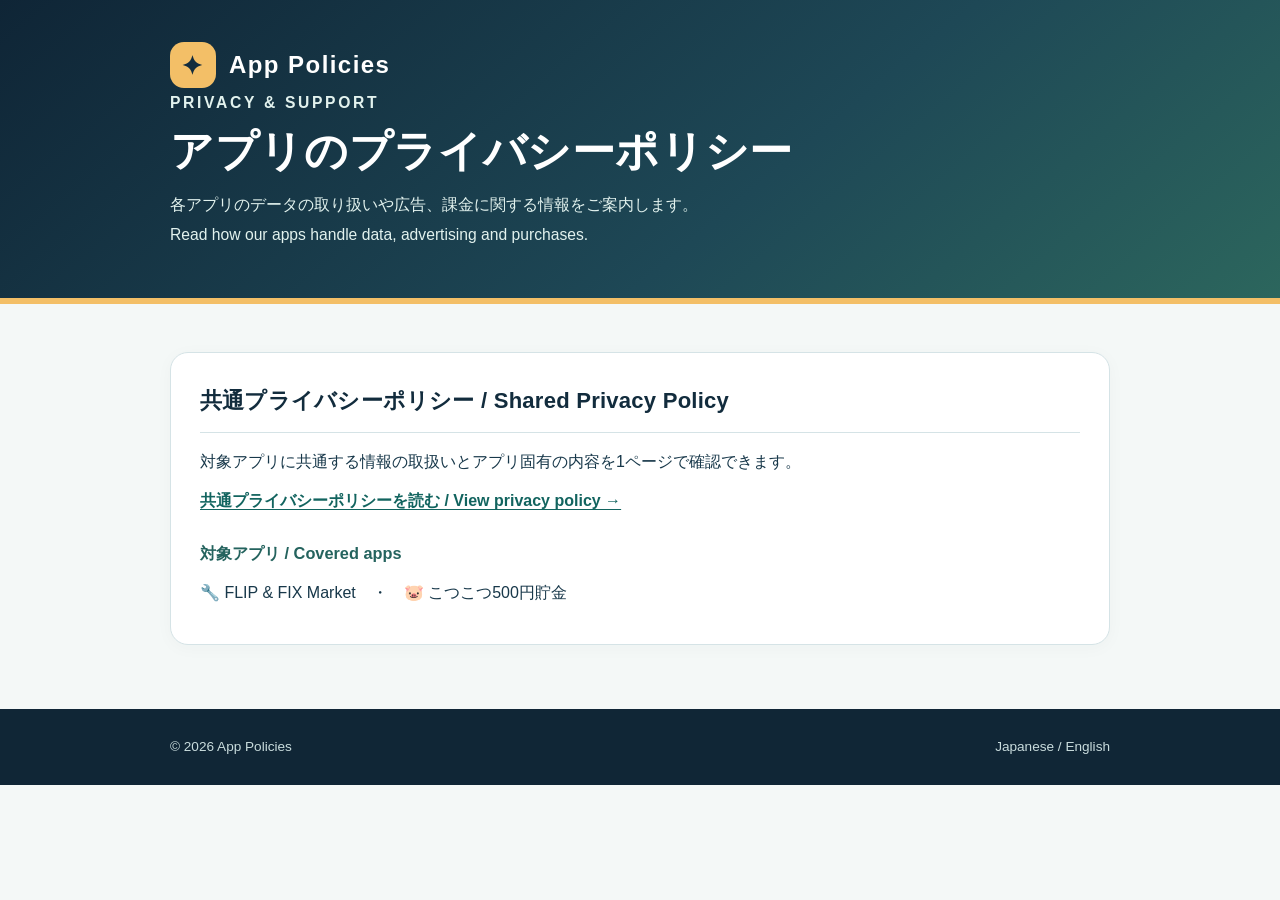
<file: index.html>
<!doctype html>
<html lang="ja">
<head>
  <meta charset="utf-8">
  <meta name="viewport" content="width=device-width, initial-scale=1">
  <meta name="theme-color" content="#153747">
  <meta name="description" content="制作アプリのプライバシーポリシー一覧 / Privacy policies for published apps.">
  <title>アプリのプライバシーポリシー / App Privacy Policies</title>
  <link rel="stylesheet" href="assets/base.css">
</head>
<body>
  <header class="hero"><div class="wrap">
    <div class="brand"><span class="mark" aria-hidden="true">✦</span>App Policies</div>
    <p class="eyebrow">Privacy &amp; support</p><h1>アプリのプライバシーポリシー</h1>
    <p>各アプリのデータの取り扱いや広告、課金に関する情報をご案内します。<br>Read how our apps handle data, advertising and purchases.</p>
  </div></header>
  <main class="wrap">

    <section class="section">
      <h2>共通プライバシーポリシー / Shared Privacy Policy</h2>
      <p>対象アプリに共通する情報の取扱いとアプリ固有の内容を1ページで確認できます。</p>
      <p><a href="privacy/"><strong>共通プライバシーポリシーを読む / View privacy policy →</strong></a></p>
      <h3>対象アプリ / Covered apps</h3>
      <p>🔧 FLIP &amp; FIX Market　・　🐷 こつこつ500円貯金</p>
    </section>
  </main>
  <footer class="footer"><div class="wrap"><p>© 2026 App Policies</p><p>Japanese / English</p></div></footer>
</body>
</html>
</file>
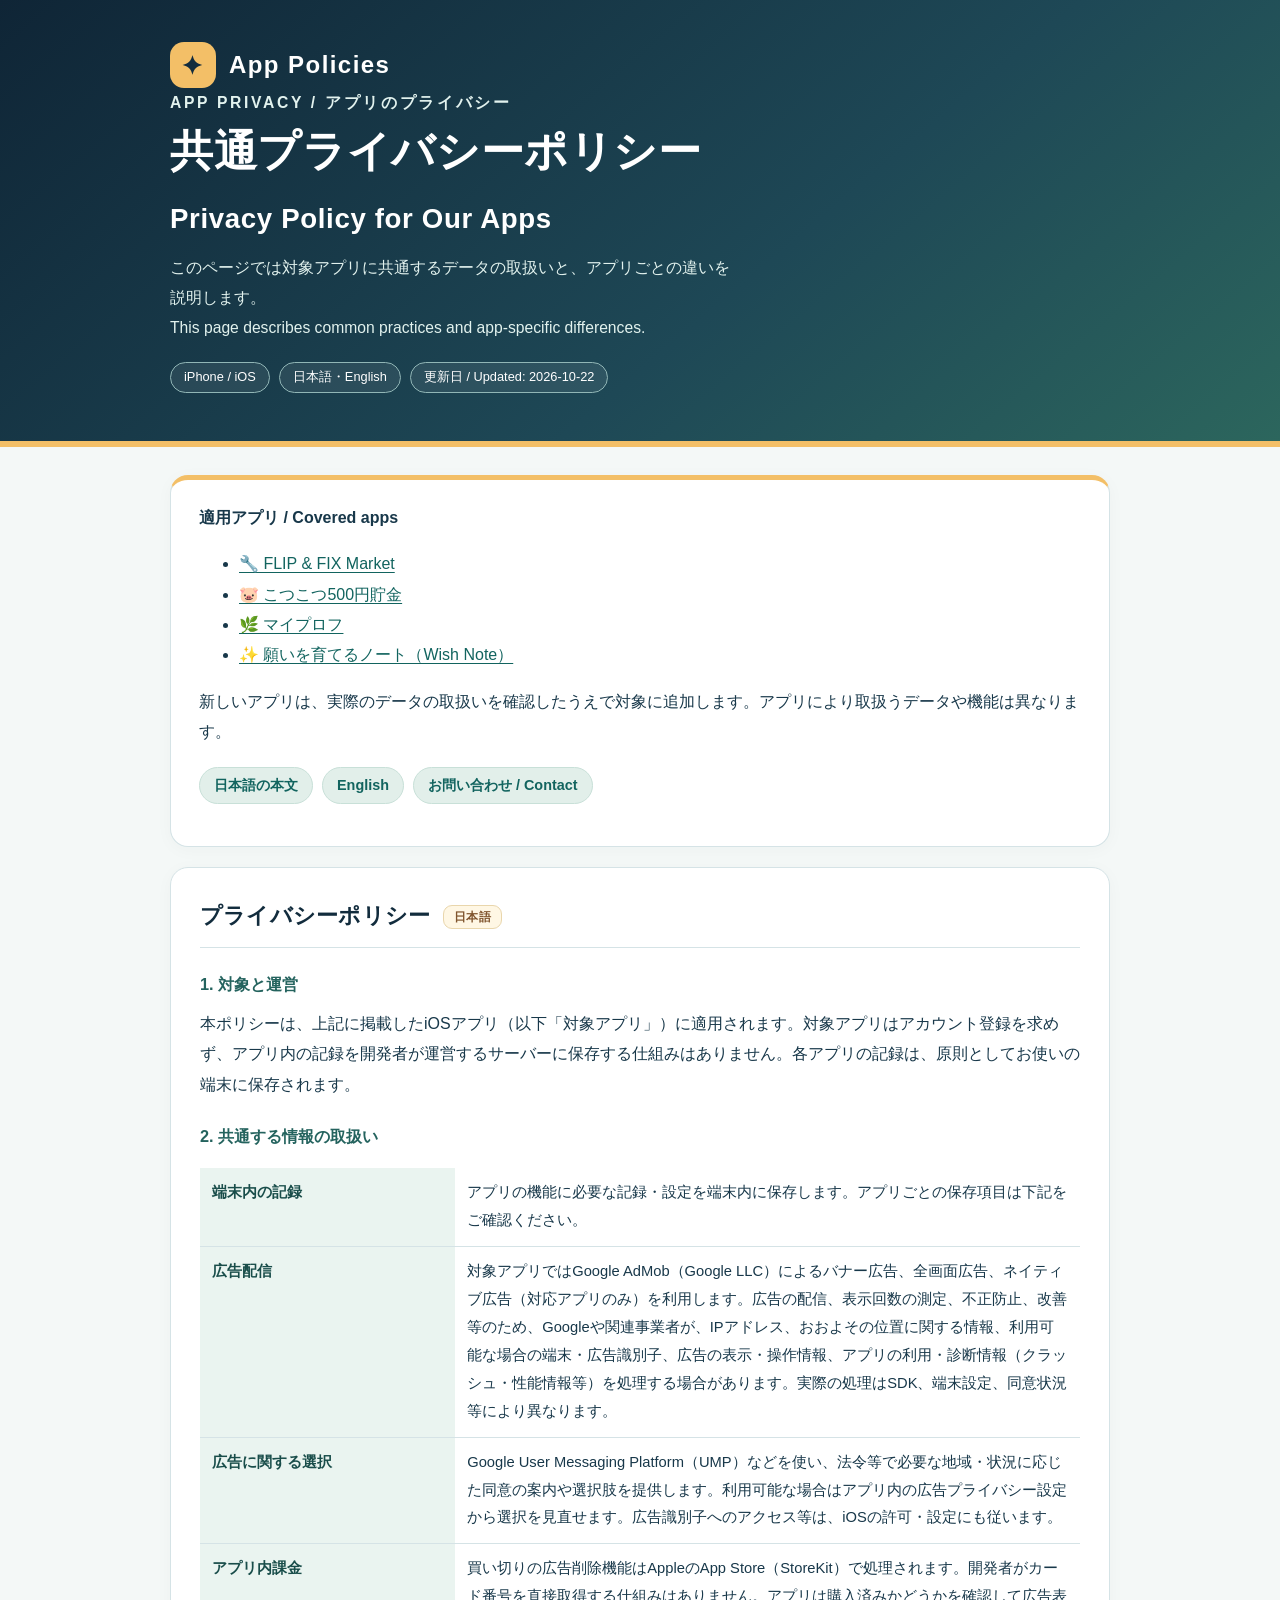
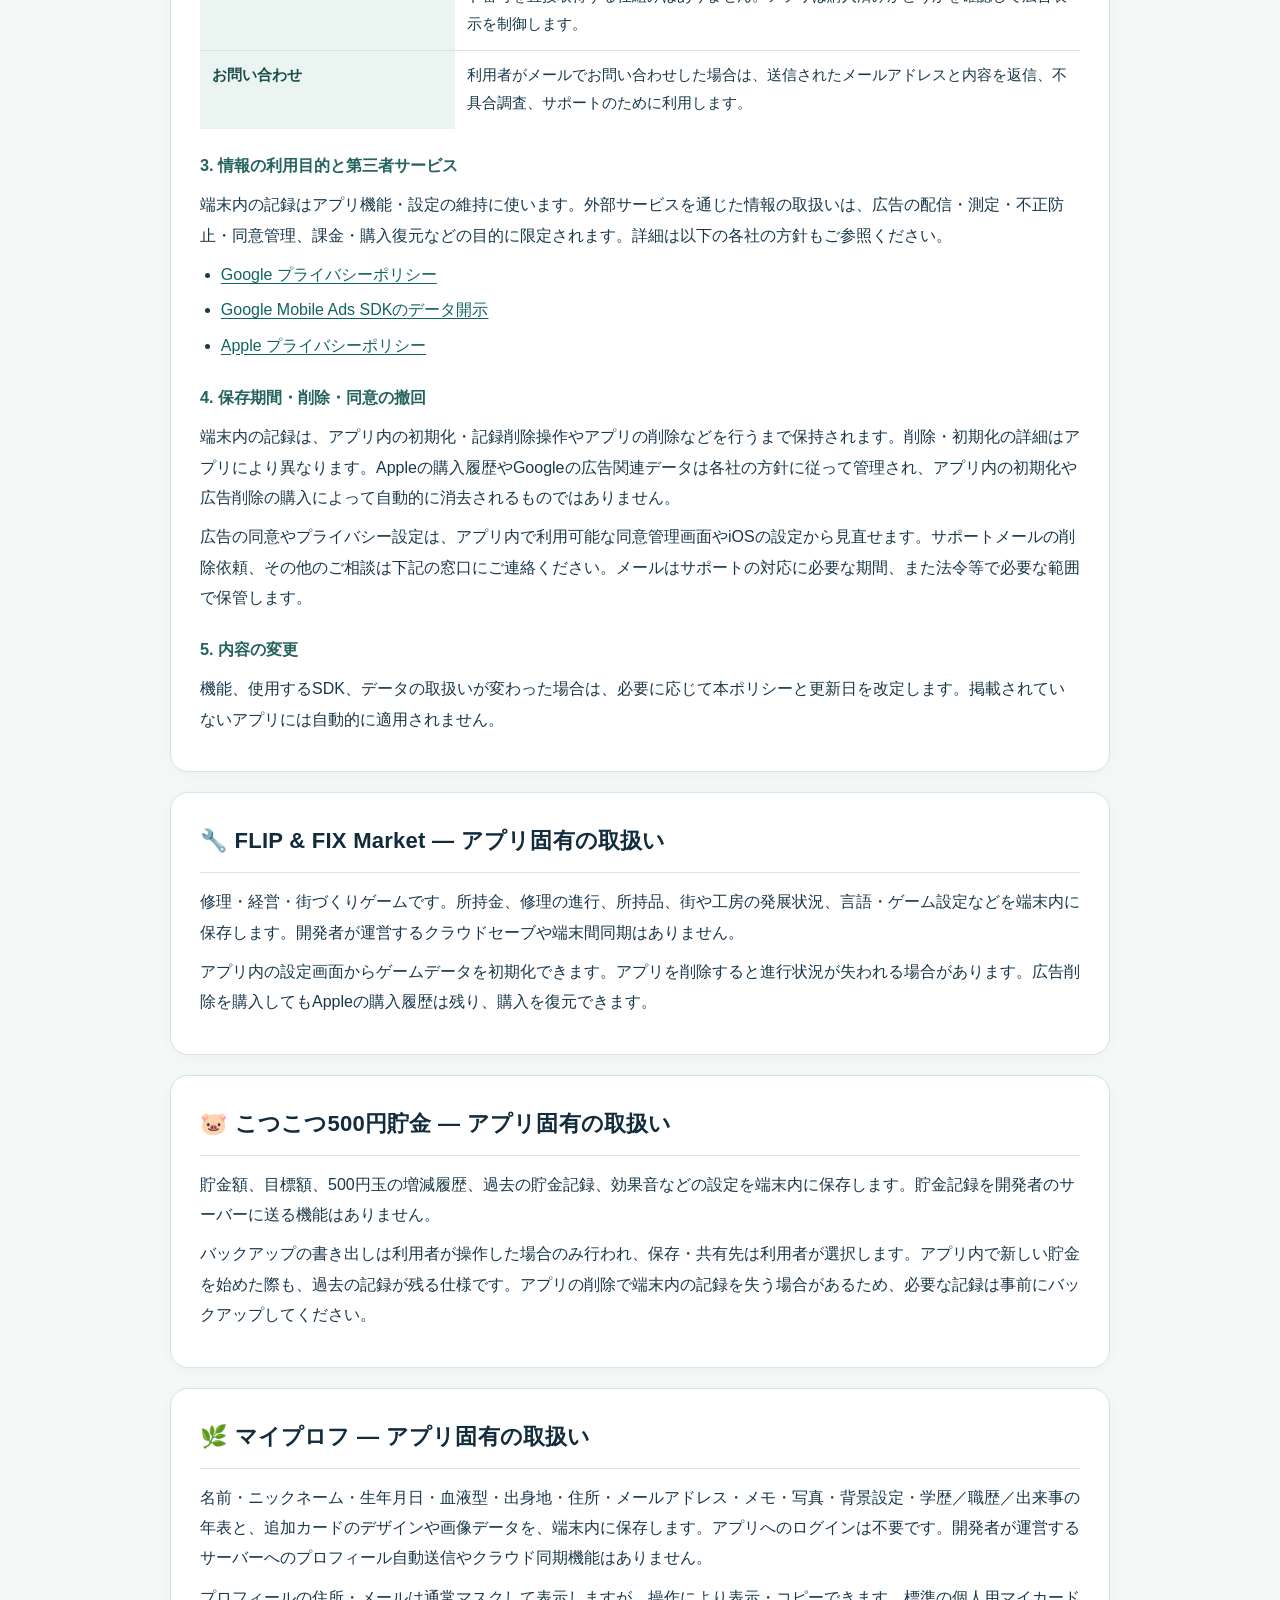
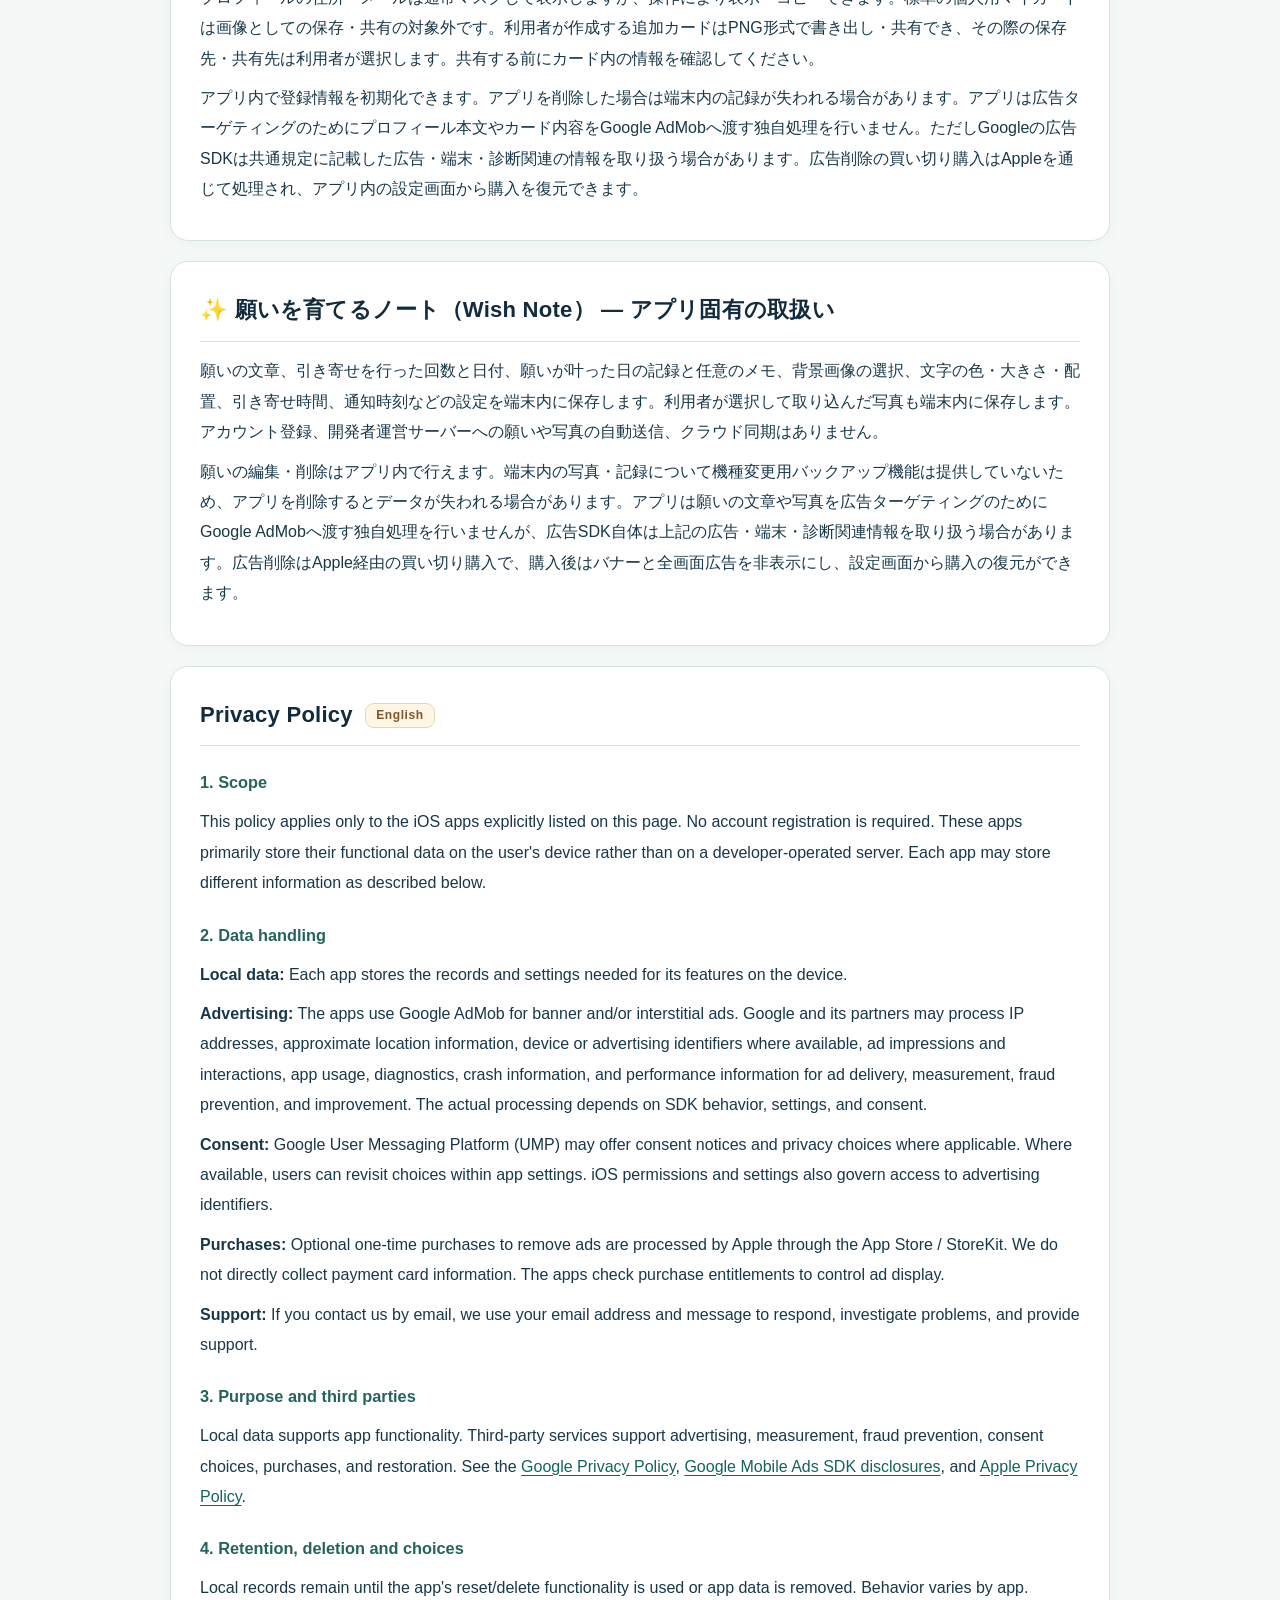
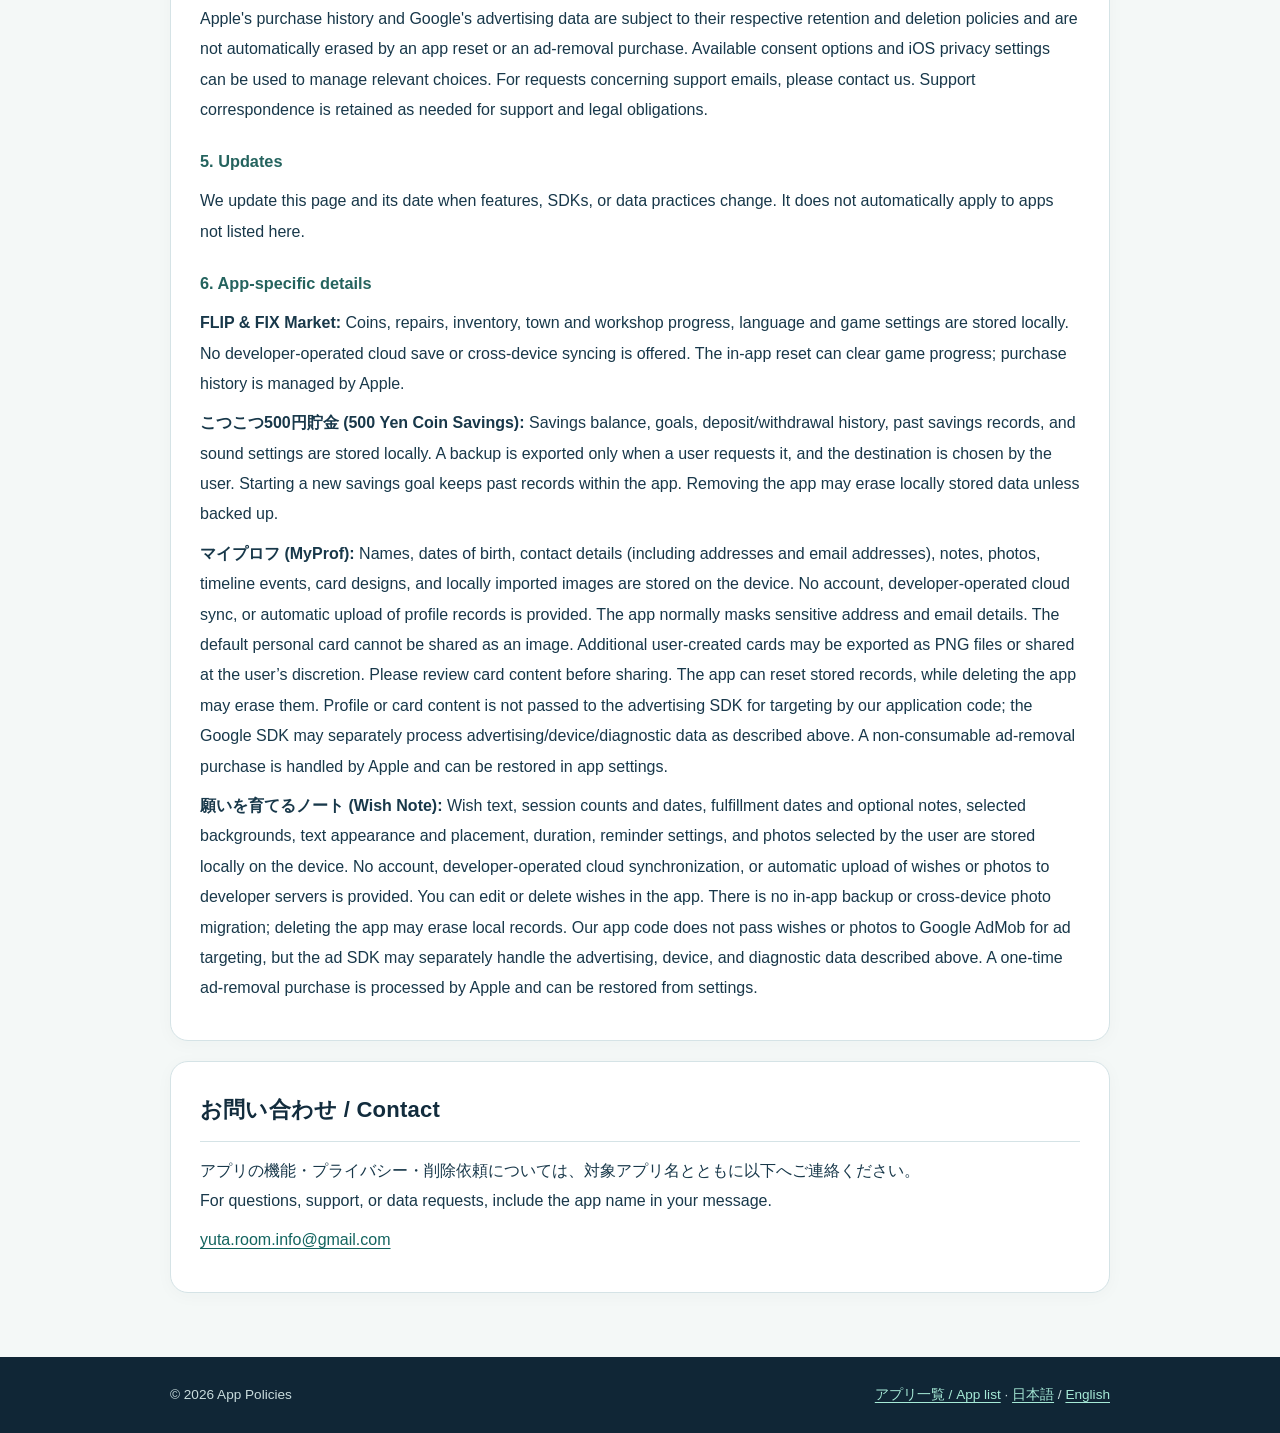
<file: privacy/index.html>
<!doctype html>
<html lang="ja">
<head>
<meta charset="utf-8">
<meta name="viewport" content="width=device-width,initial-scale=1">
<meta name="theme-color" content="#153747">
<meta name="description" content="個人開発iOSアプリ共通のプライバシーポリシー。アプリごとの保存情報、広告、課金とお問い合わせについて説明します。">
<title>共通プライバシーポリシー | App Privacy Policy</title>
<link rel="stylesheet" href="../assets/base.css">
</head>
<body>
<a class="skip" href="#main">本文へ移動 / Skip to content</a>
<header class="hero"><div class="wrap">
<div class="brand"><span class="mark" aria-hidden="true">✦</span><span>App Policies</span></div>
<p class="eyebrow">App privacy / アプリのプライバシー</p>
<h1>共通プライバシーポリシー<br><span style="font-size:.64em;font-weight:600">Privacy Policy for Our Apps</span></h1>
<p>このページでは対象アプリに共通するデータの取扱いと、アプリごとの違いを説明します。<br>This page describes common practices and app-specific differences.</p>
<div class="meta"><span class="pill">iPhone / iOS</span><span class="pill">日本語・English</span><span class="pill">更新日 / Updated: 2026-10-22</span></div>
</div></header>
<main id="main" class="wrap">
<div class="intro">
<p><strong>適用アプリ / Covered apps</strong></p>
<ul>
<li><a href="#app-flip-fix-market">🔧 FLIP &amp; FIX Market</a></li>
<li><a href="#app-coinjar500">🐷 こつこつ500円貯金</a></li>
<li><a href="#app-myprof">🌿 マイプロフ</a></li>
<li><a href="#app-wishnote">✨ 願いを育てるノート（Wish Note）</a></li>
</ul>
<p>新しいアプリは、実際のデータの取扱いを確認したうえで対象に追加します。アプリにより取扱うデータや機能は異なります。</p>
<nav class="toc" aria-label="ページ内ナビゲーション">
<a href="#ja">日本語の本文</a><a href="#en">English</a><a href="#contact">お問い合わせ / Contact</a>
</nav>
</div>
<section class="section" id="ja" lang="ja">
<h2>プライバシーポリシー <span class="language">日本語</span></h2>
<h3>1. 対象と運営</h3>
<p>本ポリシーは、上記に掲載したiOSアプリ（以下「対象アプリ」）に適用されます。対象アプリはアカウント登録を求めず、アプリ内の記録を開発者が運営するサーバーに保存する仕組みはありません。各アプリの記録は、原則としてお使いの端末に保存されます。</p>
<h3>2. 共通する情報の取扱い</h3>
<table><tbody>
<tr><th scope="row">端末内の記録</th><td>アプリの機能に必要な記録・設定を端末内に保存します。アプリごとの保存項目は下記をご確認ください。</td></tr>
<tr><th scope="row">広告配信</th><td>対象アプリではGoogle AdMob（Google LLC）によるバナー広告、全画面広告、ネイティブ広告（対応アプリのみ）を利用します。広告の配信、表示回数の測定、不正防止、改善等のため、Googleや関連事業者が、IPアドレス、おおよその位置に関する情報、利用可能な場合の端末・広告識別子、広告の表示・操作情報、アプリの利用・診断情報（クラッシュ・性能情報等）を処理する場合があります。実際の処理はSDK、端末設定、同意状況等により異なります。</td></tr>
<tr><th scope="row">広告に関する選択</th><td>Google User Messaging Platform（UMP）などを使い、法令等で必要な地域・状況に応じた同意の案内や選択肢を提供します。利用可能な場合はアプリ内の広告プライバシー設定から選択を見直せます。広告識別子へのアクセス等は、iOSの許可・設定にも従います。</td></tr>
<tr><th scope="row">アプリ内課金</th><td>買い切りの広告削除機能はAppleのApp Store（StoreKit）で処理されます。開発者がカード番号を直接取得する仕組みはありません。アプリは購入済みかどうかを確認して広告表示を制御します。</td></tr>
<tr><th scope="row">お問い合わせ</th><td>利用者がメールでお問い合わせした場合は、送信されたメールアドレスと内容を返信、不具合調査、サポートのために利用します。</td></tr>
</tbody></table>
<h3>3. 情報の利用目的と第三者サービス</h3>
<p>端末内の記録はアプリ機能・設定の維持に使います。外部サービスを通じた情報の取扱いは、広告の配信・測定・不正防止・同意管理、課金・購入復元などの目的に限定されます。詳細は以下の各社の方針もご参照ください。</p>
<ul>
<li><a href="https://policies.google.com/privacy" target="_blank" rel="noopener noreferrer">Google プライバシーポリシー</a></li>
<li><a href="https://developers.google.com/admob/ios/privacy/data-disclosure?hl=ja" target="_blank" rel="noopener noreferrer">Google Mobile Ads SDKのデータ開示</a></li>
<li><a href="https://www.apple.com/jp/legal/privacy/" target="_blank" rel="noopener noreferrer">Apple プライバシーポリシー</a></li>
</ul>
<h3>4. 保存期間・削除・同意の撤回</h3>
<p>端末内の記録は、アプリ内の初期化・記録削除操作やアプリの削除などを行うまで保持されます。削除・初期化の詳細はアプリにより異なります。Appleの購入履歴やGoogleの広告関連データは各社の方針に従って管理され、アプリ内の初期化や広告削除の購入によって自動的に消去されるものではありません。</p>
<p>広告の同意やプライバシー設定は、アプリ内で利用可能な同意管理画面やiOSの設定から見直せます。サポートメールの削除依頼、その他のご相談は下記の窓口にご連絡ください。メールはサポートの対応に必要な期間、また法令等で必要な範囲で保管します。</p>
<h3>5. 内容の変更</h3>
<p>機能、使用するSDK、データの取扱いが変わった場合は、必要に応じて本ポリシーと更新日を改定します。掲載されていないアプリには自動的に適用されません。</p>
</section>
<section class="section" id="app-flip-fix-market" lang="ja">
<h2>🔧 FLIP &amp; FIX Market ― アプリ固有の取扱い</h2>
<p>修理・経営・街づくりゲームです。所持金、修理の進行、所持品、街や工房の発展状況、言語・ゲーム設定などを端末内に保存します。開発者が運営するクラウドセーブや端末間同期はありません。</p>
<p>アプリ内の設定画面からゲームデータを初期化できます。アプリを削除すると進行状況が失われる場合があります。広告削除を購入してもAppleの購入履歴は残り、購入を復元できます。</p>
</section>
<section class="section" id="app-coinjar500" lang="ja">
<h2>🐷 こつこつ500円貯金 ― アプリ固有の取扱い</h2>
<p>貯金額、目標額、500円玉の増減履歴、過去の貯金記録、効果音などの設定を端末内に保存します。貯金記録を開発者のサーバーに送る機能はありません。</p>
<p>バックアップの書き出しは利用者が操作した場合のみ行われ、保存・共有先は利用者が選択します。アプリ内で新しい貯金を始めた際も、過去の記録が残る仕様です。アプリの削除で端末内の記録を失う場合があるため、必要な記録は事前にバックアップしてください。</p>
</section>
<section class="section" id="app-myprof" lang="ja">
<h2>🌿 マイプロフ ― アプリ固有の取扱い</h2>
<p>名前・ニックネーム・生年月日・血液型・出身地・住所・メールアドレス・メモ・写真・背景設定・学歴／職歴／出来事の年表と、追加カードのデザインや画像データを、端末内に保存します。アプリへのログインは不要です。開発者が運営するサーバーへのプロフィール自動送信やクラウド同期機能はありません。</p>
<p>プロフィールの住所・メールは通常マスクして表示しますが、操作により表示・コピーできます。標準の個人用マイカードは画像としての保存・共有の対象外です。利用者が作成する追加カードはPNG形式で書き出し・共有でき、その際の保存先・共有先は利用者が選択します。共有する前にカード内の情報を確認してください。</p>
<p>アプリ内で登録情報を初期化できます。アプリを削除した場合は端末内の記録が失われる場合があります。アプリは広告ターゲティングのためにプロフィール本文やカード内容をGoogle AdMobへ渡す独自処理を行いません。ただしGoogleの広告SDKは共通規定に記載した広告・端末・診断関連の情報を取り扱う場合があります。広告削除の買い切り購入はAppleを通じて処理され、アプリ内の設定画面から購入を復元できます。</p>
</section>
<section class="section" id="app-wishnote" lang="ja">
<h2>✨ 願いを育てるノート（Wish Note） ― アプリ固有の取扱い</h2>
<p>願いの文章、引き寄せを行った回数と日付、願いが叶った日の記録と任意のメモ、背景画像の選択、文字の色・大きさ・配置、引き寄せ時間、通知時刻などの設定を端末内に保存します。利用者が選択して取り込んだ写真も端末内に保存します。アカウント登録、開発者運営サーバーへの願いや写真の自動送信、クラウド同期はありません。</p>
<p>願いの編集・削除はアプリ内で行えます。端末内の写真・記録について機種変更用バックアップ機能は提供していないため、アプリを削除するとデータが失われる場合があります。アプリは願いの文章や写真を広告ターゲティングのためにGoogle AdMobへ渡す独自処理を行いませんが、広告SDK自体は上記の広告・端末・診断関連情報を取り扱う場合があります。広告削除はApple経由の買い切り購入で、購入後はバナーと全画面広告を非表示にし、設定画面から購入の復元ができます。</p>
</section>
<section class="section" id="en" lang="en">
<h2>Privacy Policy <span class="language">English</span></h2>
<h3>1. Scope</h3>
<p>This policy applies only to the iOS apps explicitly listed on this page. No account registration is required. These apps primarily store their functional data on the user's device rather than on a developer-operated server. Each app may store different information as described below.</p>
<h3>2. Data handling</h3>
<p><strong>Local data:</strong> Each app stores the records and settings needed for its features on the device.</p>
<p><strong>Advertising:</strong> The apps use Google AdMob for banner and/or interstitial ads. Google and its partners may process IP addresses, approximate location information, device or advertising identifiers where available, ad impressions and interactions, app usage, diagnostics, crash information, and performance information for ad delivery, measurement, fraud prevention, and improvement. The actual processing depends on SDK behavior, settings, and consent.</p>
<p><strong>Consent:</strong> Google User Messaging Platform (UMP) may offer consent notices and privacy choices where applicable. Where available, users can revisit choices within app settings. iOS permissions and settings also govern access to advertising identifiers.</p>
<p><strong>Purchases:</strong> Optional one-time purchases to remove ads are processed by Apple through the App Store / StoreKit. We do not directly collect payment card information. The apps check purchase entitlements to control ad display.</p>
<p><strong>Support:</strong> If you contact us by email, we use your email address and message to respond, investigate problems, and provide support.</p>
<h3>3. Purpose and third parties</h3>
<p>Local data supports app functionality. Third-party services support advertising, measurement, fraud prevention, consent choices, purchases, and restoration. See the <a href="https://policies.google.com/privacy" target="_blank" rel="noopener noreferrer">Google Privacy Policy</a>, <a href="https://developers.google.com/admob/ios/privacy/data-disclosure" target="_blank" rel="noopener noreferrer">Google Mobile Ads SDK disclosures</a>, and <a href="https://www.apple.com/legal/privacy/" target="_blank" rel="noopener noreferrer">Apple Privacy Policy</a>.</p>
<h3>4. Retention, deletion and choices</h3>
<p>Local records remain until the app's reset/delete functionality is used or app data is removed. Behavior varies by app. Apple's purchase history and Google's advertising data are subject to their respective retention and deletion policies and are not automatically erased by an app reset or an ad-removal purchase. Available consent options and iOS privacy settings can be used to manage relevant choices. For requests concerning support emails, please contact us. Support correspondence is retained as needed for support and legal obligations.</p>
<h3>5. Updates</h3>
<p>We update this page and its date when features, SDKs, or data practices change. It does not automatically apply to apps not listed here.</p>
<h3>6. App-specific details</h3>
<p><strong>FLIP &amp; FIX Market:</strong> Coins, repairs, inventory, town and workshop progress, language and game settings are stored locally. No developer-operated cloud save or cross-device syncing is offered. The in-app reset can clear game progress; purchase history is managed by Apple.</p>
<p><strong>こつこつ500円貯金 (500 Yen Coin Savings):</strong> Savings balance, goals, deposit/withdrawal history, past savings records, and sound settings are stored locally. A backup is exported only when a user requests it, and the destination is chosen by the user. Starting a new savings goal keeps past records within the app. Removing the app may erase locally stored data unless backed up.</p>
<p><strong>マイプロフ (MyProf):</strong> Names, dates of birth, contact details (including addresses and email addresses), notes, photos, timeline events, card designs, and locally imported images are stored on the device. No account, developer-operated cloud sync, or automatic upload of profile records is provided. The app normally masks sensitive address and email details. The default personal card cannot be shared as an image. Additional user-created cards may be exported as PNG files or shared at the user’s discretion. Please review card content before sharing. The app can reset stored records, while deleting the app may erase them. Profile or card content is not passed to the advertising SDK for targeting by our application code; the Google SDK may separately process advertising/device/diagnostic data as described above. A non-consumable ad-removal purchase is handled by Apple and can be restored in app settings.</p>
<p><strong>願いを育てるノート (Wish Note):</strong> Wish text, session counts and dates, fulfillment dates and optional notes, selected backgrounds, text appearance and placement, duration, reminder settings, and photos selected by the user are stored locally on the device. No account, developer-operated cloud synchronization, or automatic upload of wishes or photos to developer servers is provided. You can edit or delete wishes in the app. There is no in-app backup or cross-device photo migration; deleting the app may erase local records. Our app code does not pass wishes or photos to Google AdMob for ad targeting, but the ad SDK may separately handle the advertising, device, and diagnostic data described above. A one-time ad-removal purchase is processed by Apple and can be restored from settings.</p>
</section>
<section class="section" id="contact">
<h2>お問い合わせ / Contact</h2>
<p>アプリの機能・プライバシー・削除依頼については、対象アプリ名とともに以下へご連絡ください。<br>For questions, support, or data requests, include the app name in your message.</p>
<p><a href="mailto:yuta.room.info@gmail.com">yuta.room.info@gmail.com</a></p>
</section>
</main>
<footer class="footer"><div class="wrap"><p>© 2026 App Policies</p><p><a href="../">アプリ一覧 / App list</a> · <a href="#ja">日本語</a> / <a href="#en">English</a></p></div></footer>
</body></html>
</file>
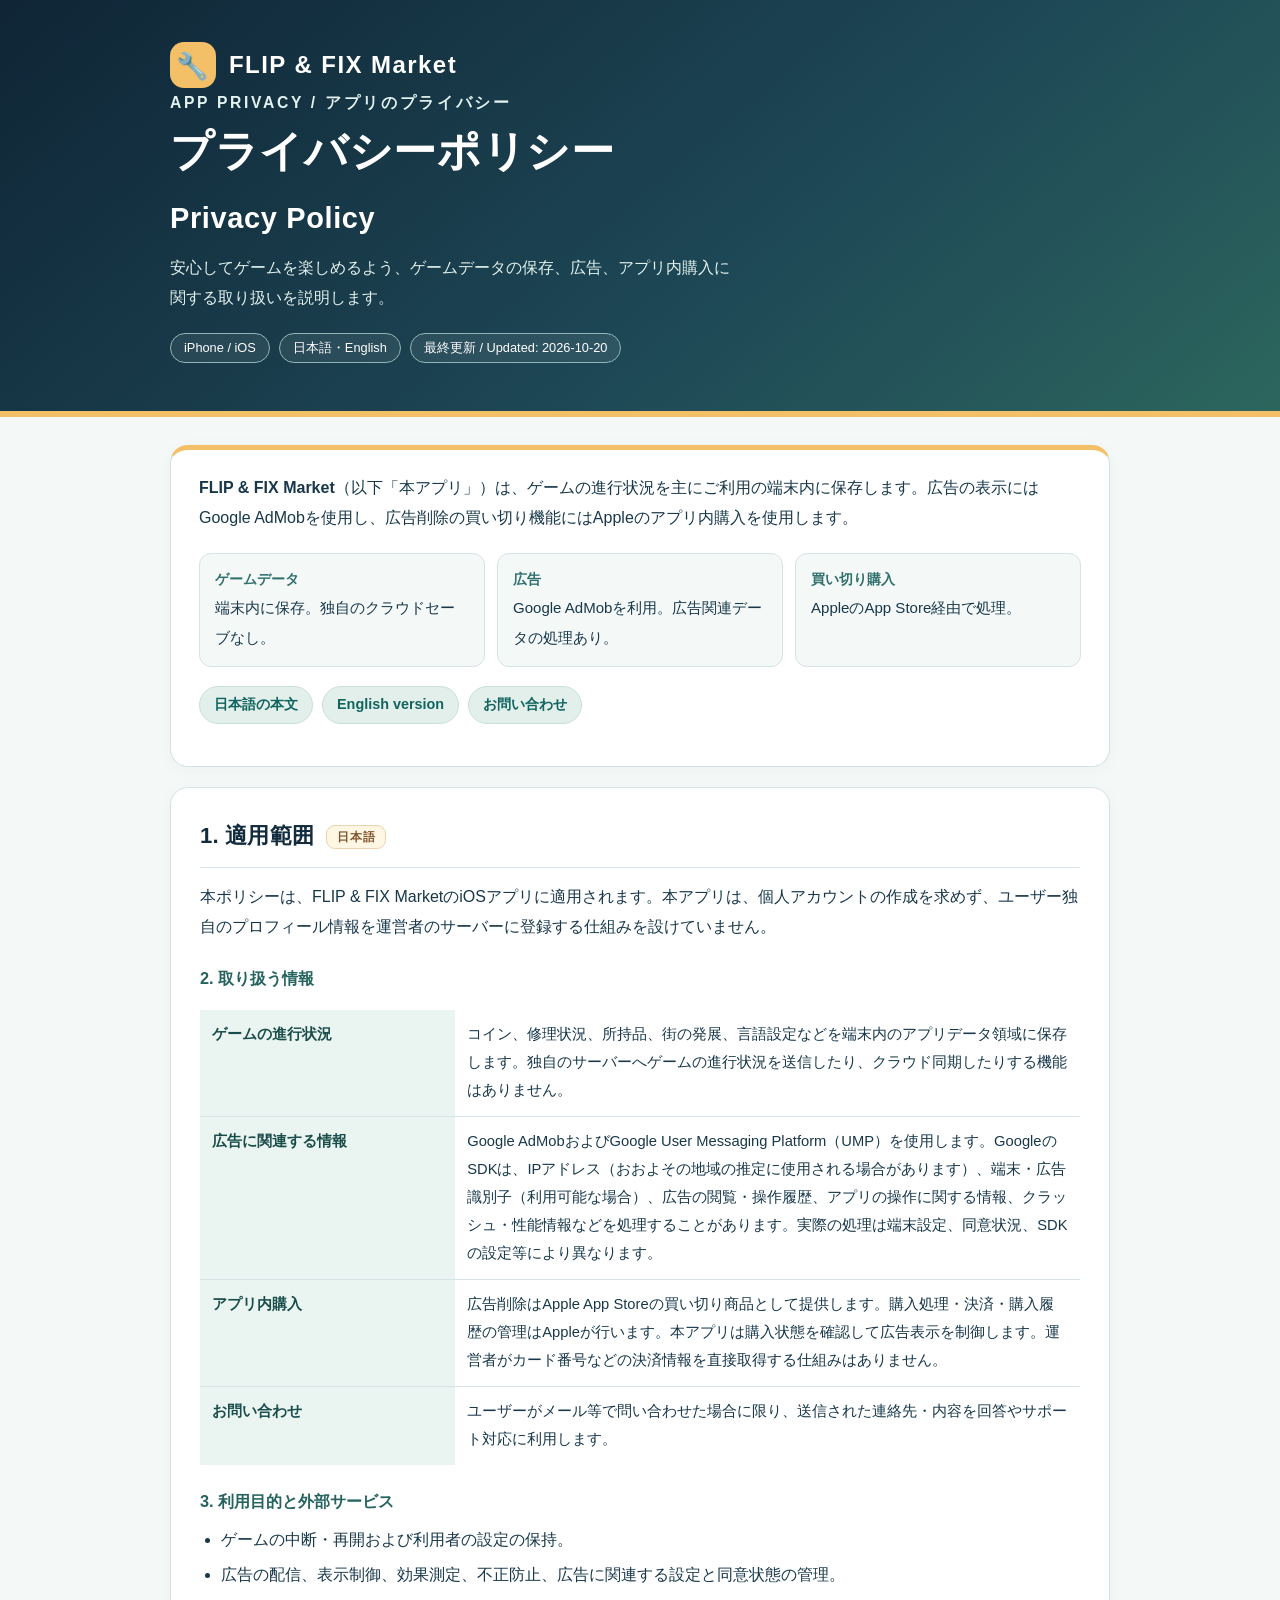
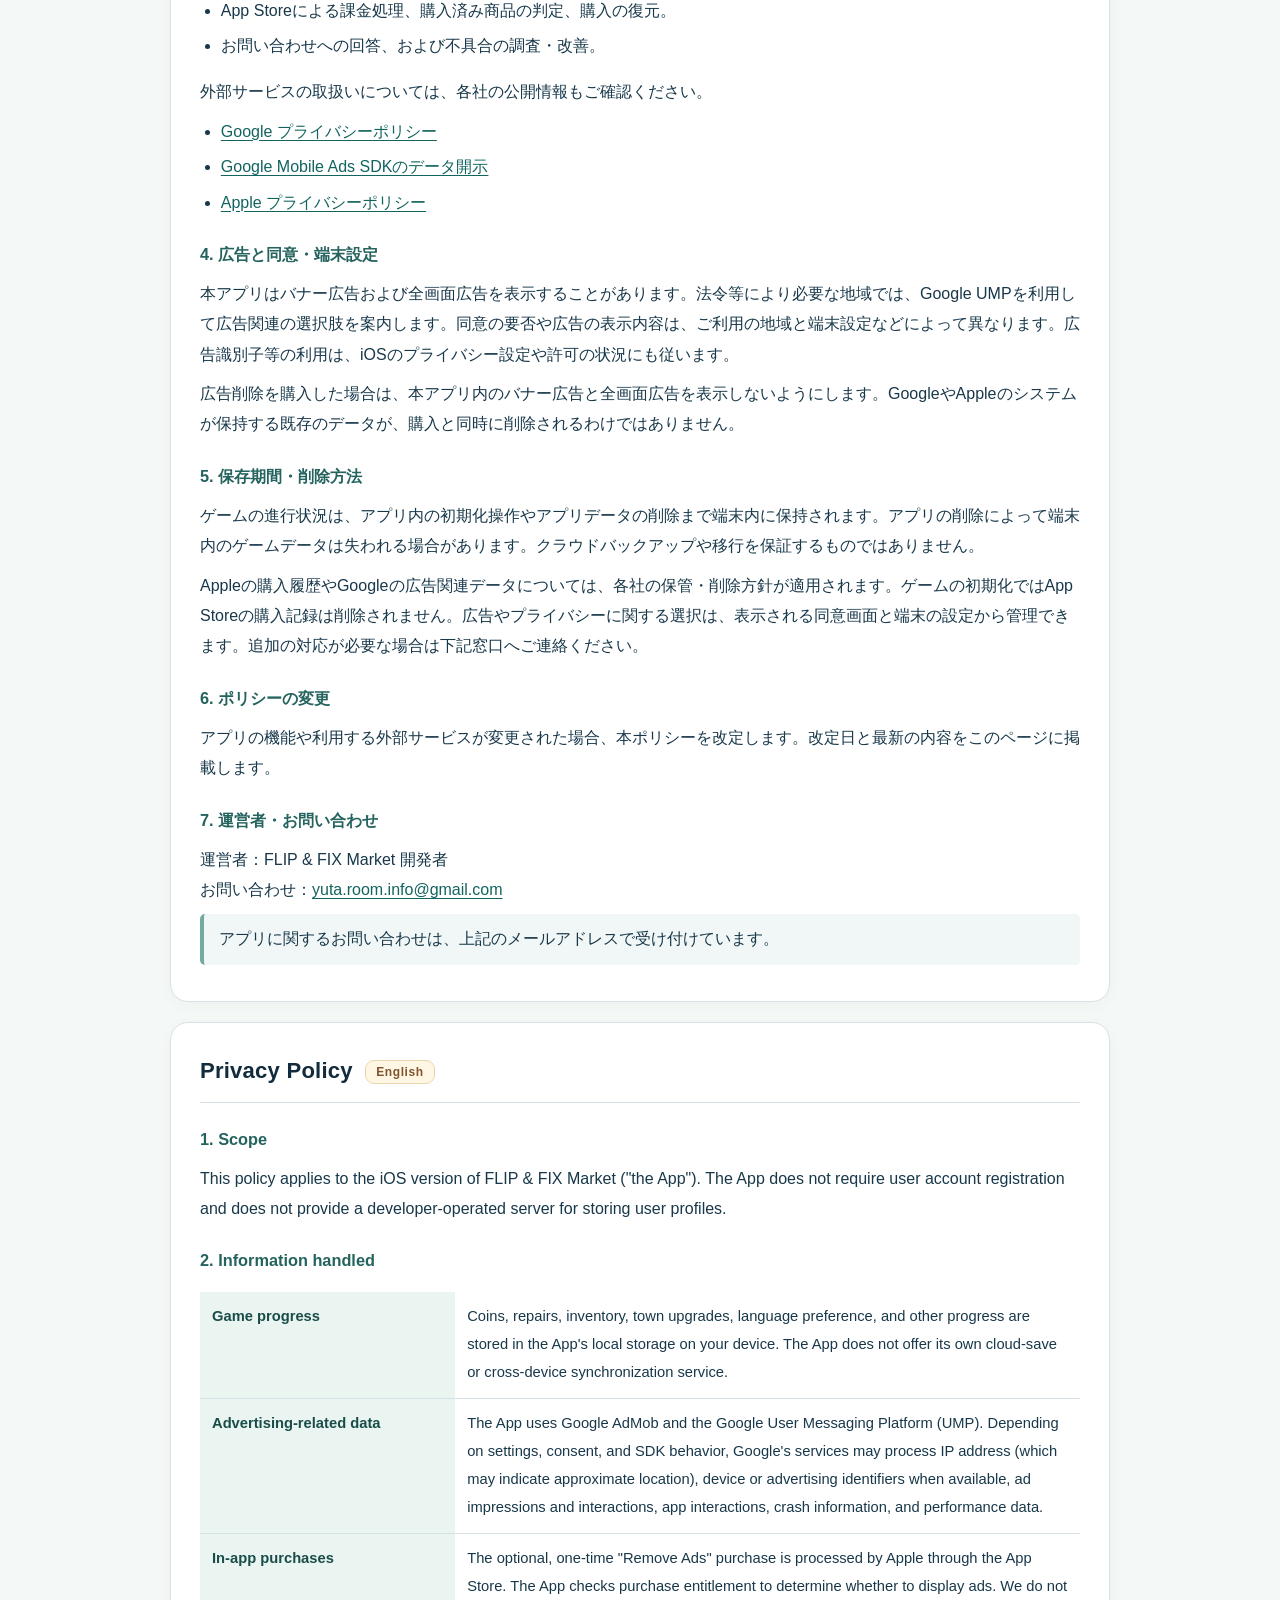
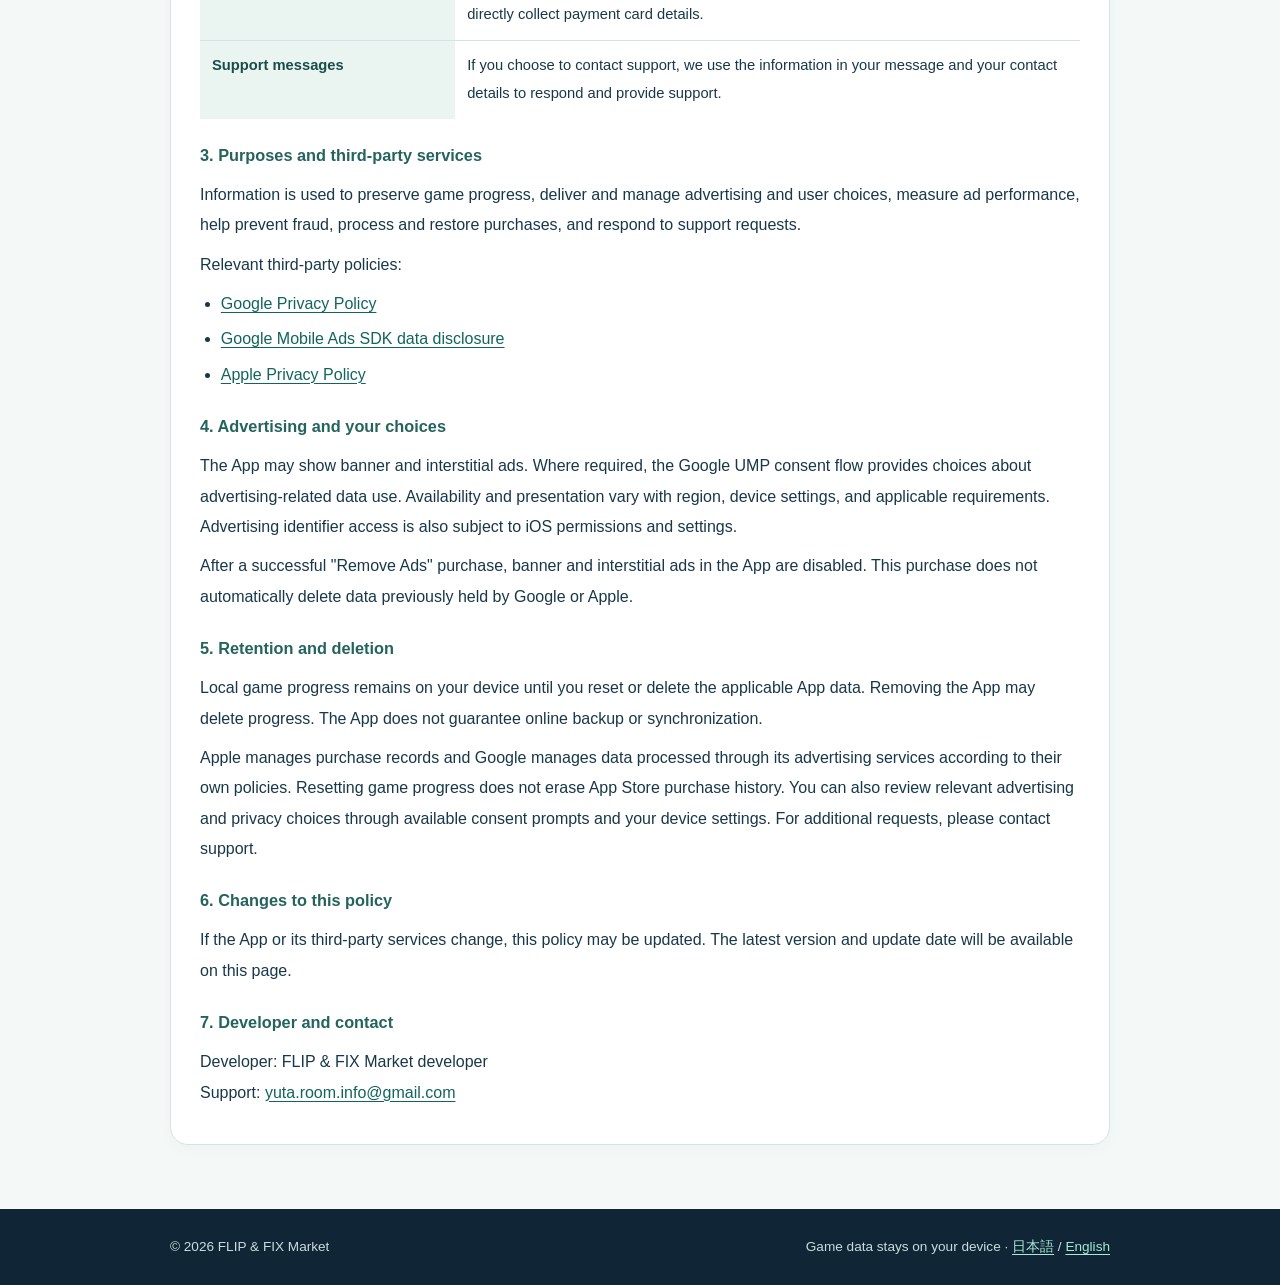
<file: flip-fix-market/privacy/index.html>
<!doctype html>
<html lang="ja">
<head>
  <meta charset="utf-8">
  <meta name="viewport" content="width=device-width, initial-scale=1">
  <meta name="theme-color" content="#153747">
  <meta name="description" content="FLIP & FIX Marketのプライバシーポリシー。ゲームデータ、広告、アプリ内購入に関する取り扱いを説明します。Privacy policy for FLIP & FIX Market.">
  <title>プライバシーポリシー / Privacy Policy | FLIP & FIX Market</title>
  <link rel="stylesheet" href="../../assets/base.css">
</head>
<body>
  <a class="skip" href="#main">本文へ移動 / Skip to content</a>
  <header class="hero">
    <div class="wrap">
      <div class="brand"><span class="mark" aria-hidden="true">🔧</span><span>FLIP &amp; FIX Market</span></div>
      <p class="eyebrow">App privacy / アプリのプライバシー</p>
      <h1>プライバシーポリシー<br><span style="font-size:.67em;font-weight:600">Privacy Policy</span></h1>
      <p>安心してゲームを楽しめるよう、ゲームデータの保存、広告、アプリ内購入に関する取り扱いを説明します。</p>
      <div class="meta"><span class="pill">iPhone / iOS</span><span class="pill">日本語・English</span><span class="pill">最終更新 / Updated: 2026-10-20</span></div>
    </div>
  </header>

  <main id="main" class="wrap">


    <div class="intro">
      <p><strong>FLIP &amp; FIX Market</strong>（以下「本アプリ」）は、ゲームの進行状況を主にご利用の端末内に保存します。広告の表示にはGoogle AdMobを使用し、広告削除の買い切り機能にはAppleのアプリ内購入を使用します。</p>
      <div class="summary">
        <div><b>ゲームデータ</b><span>端末内に保存。独自のクラウドセーブなし。</span></div>
        <div><b>広告</b><span>Google AdMobを利用。広告関連データの処理あり。</span></div>
        <div><b>買い切り購入</b><span>AppleのApp Store経由で処理。</span></div>
      </div>
      <nav class="toc" aria-label="ページ内ナビゲーション">
        <a href="#ja">日本語の本文</a>
        <a href="#en">English version</a>
        <a href="#contact">お問い合わせ</a>
      </nav>
    </div>

    <section id="ja" class="section" lang="ja">
      <h2>1. 適用範囲 <span class="language">日本語</span></h2>
      <p>本ポリシーは、FLIP &amp; FIX MarketのiOSアプリに適用されます。本アプリは、個人アカウントの作成を求めず、ユーザー独自のプロフィール情報を運営者のサーバーに登録する仕組みを設けていません。</p>

      <h3>2. 取り扱う情報</h3>
      <table>
        <tbody>
          <tr><th scope="row">ゲームの進行状況</th><td>コイン、修理状況、所持品、街の発展、言語設定などを端末内のアプリデータ領域に保存します。独自のサーバーへゲームの進行状況を送信したり、クラウド同期したりする機能はありません。</td></tr>
          <tr><th scope="row">広告に関連する情報</th><td>Google AdMobおよびGoogle User Messaging Platform（UMP）を使用します。GoogleのSDKは、IPアドレス（おおよその地域の推定に使用される場合があります）、端末・広告識別子（利用可能な場合）、広告の閲覧・操作履歴、アプリの操作に関する情報、クラッシュ・性能情報などを処理することがあります。実際の処理は端末設定、同意状況、SDKの設定等により異なります。</td></tr>
          <tr><th scope="row">アプリ内購入</th><td>広告削除はApple App Storeの買い切り商品として提供します。購入処理・決済・購入履歴の管理はAppleが行います。本アプリは購入状態を確認して広告表示を制御します。運営者がカード番号などの決済情報を直接取得する仕組みはありません。</td></tr>
          <tr><th scope="row">お問い合わせ</th><td>ユーザーがメール等で問い合わせた場合に限り、送信された連絡先・内容を回答やサポート対応に利用します。</td></tr>
        </tbody>
      </table>

      <h3>3. 利用目的と外部サービス</h3>
      <ul>
        <li>ゲームの中断・再開および利用者の設定の保持。</li>
        <li>広告の配信、表示制御、効果測定、不正防止、広告に関連する設定と同意状態の管理。</li>
        <li>App Storeによる課金処理、購入済み商品の判定、購入の復元。</li>
        <li>お問い合わせへの回答、および不具合の調査・改善。</li>
      </ul>
      <p>外部サービスの取扱いについては、各社の公開情報もご確認ください。</p>
      <ul>
        <li><a href="https://policies.google.com/privacy" target="_blank" rel="noopener noreferrer">Google プライバシーポリシー</a></li>
        <li><a href="https://developers.google.com/admob/ios/privacy/data-disclosure?hl=ja" target="_blank" rel="noopener noreferrer">Google Mobile Ads SDKのデータ開示</a></li>
        <li><a href="https://www.apple.com/jp/legal/privacy/" target="_blank" rel="noopener noreferrer">Apple プライバシーポリシー</a></li>
      </ul>

      <h3>4. 広告と同意・端末設定</h3>
      <p>本アプリはバナー広告および全画面広告を表示することがあります。法令等により必要な地域では、Google UMPを利用して広告関連の選択肢を案内します。同意の要否や広告の表示内容は、ご利用の地域と端末設定などによって異なります。広告識別子等の利用は、iOSのプライバシー設定や許可の状況にも従います。</p>
      <p>広告削除を購入した場合は、本アプリ内のバナー広告と全画面広告を表示しないようにします。GoogleやAppleのシステムが保持する既存のデータが、購入と同時に削除されるわけではありません。</p>

      <h3>5. 保存期間・削除方法</h3>
      <p>ゲームの進行状況は、アプリ内の初期化操作やアプリデータの削除まで端末内に保持されます。アプリの削除によって端末内のゲームデータは失われる場合があります。クラウドバックアップや移行を保証するものではありません。</p>
      <p>Appleの購入履歴やGoogleの広告関連データについては、各社の保管・削除方針が適用されます。ゲームの初期化ではApp Storeの購入記録は削除されません。広告やプライバシーに関する選択は、表示される同意画面と端末の設定から管理できます。追加の対応が必要な場合は下記窓口へご連絡ください。</p>

      <h3>6. ポリシーの変更</h3>
      <p>アプリの機能や利用する外部サービスが変更された場合、本ポリシーを改定します。改定日と最新の内容をこのページに掲載します。</p>

      <h3 id="contact">7. 運営者・お問い合わせ</h3>
      <p>運営者：FLIP &amp; FIX Market 開発者<br>
        お問い合わせ：<a href="mailto:yuta.room.info@gmail.com">yuta.room.info@gmail.com</a></p>
      <p class="callout">アプリに関するお問い合わせは、上記のメールアドレスで受け付けています。</p>
    </section>

    <section id="en" class="section" lang="en">
      <h2>Privacy Policy <span class="language">English</span></h2>
      <h3>1. Scope</h3>
      <p>This policy applies to the iOS version of FLIP &amp; FIX Market ("the App"). The App does not require user account registration and does not provide a developer-operated server for storing user profiles.</p>

      <h3>2. Information handled</h3>
      <table>
        <tbody>
          <tr><th scope="row">Game progress</th><td>Coins, repairs, inventory, town upgrades, language preference, and other progress are stored in the App's local storage on your device. The App does not offer its own cloud-save or cross-device synchronization service.</td></tr>
          <tr><th scope="row">Advertising-related data</th><td>The App uses Google AdMob and the Google User Messaging Platform (UMP). Depending on settings, consent, and SDK behavior, Google's services may process IP address (which may indicate approximate location), device or advertising identifiers when available, ad impressions and interactions, app interactions, crash information, and performance data.</td></tr>
          <tr><th scope="row">In-app purchases</th><td>The optional, one-time "Remove Ads" purchase is processed by Apple through the App Store. The App checks purchase entitlement to determine whether to display ads. We do not directly collect payment card details.</td></tr>
          <tr><th scope="row">Support messages</th><td>If you choose to contact support, we use the information in your message and your contact details to respond and provide support.</td></tr>
        </tbody>
      </table>

      <h3>3. Purposes and third-party services</h3>
      <p>Information is used to preserve game progress, deliver and manage advertising and user choices, measure ad performance, help prevent fraud, process and restore purchases, and respond to support requests.</p>
      <p>Relevant third-party policies:</p>
      <ul>
        <li><a href="https://policies.google.com/privacy" target="_blank" rel="noopener noreferrer">Google Privacy Policy</a></li>
        <li><a href="https://developers.google.com/admob/ios/privacy/data-disclosure" target="_blank" rel="noopener noreferrer">Google Mobile Ads SDK data disclosure</a></li>
        <li><a href="https://www.apple.com/legal/privacy/" target="_blank" rel="noopener noreferrer">Apple Privacy Policy</a></li>
      </ul>

      <h3>4. Advertising and your choices</h3>
      <p>The App may show banner and interstitial ads. Where required, the Google UMP consent flow provides choices about advertising-related data use. Availability and presentation vary with region, device settings, and applicable requirements. Advertising identifier access is also subject to iOS permissions and settings.</p>
      <p>After a successful "Remove Ads" purchase, banner and interstitial ads in the App are disabled. This purchase does not automatically delete data previously held by Google or Apple.</p>

      <h3>5. Retention and deletion</h3>
      <p>Local game progress remains on your device until you reset or delete the applicable App data. Removing the App may delete progress. The App does not guarantee online backup or synchronization.</p>
      <p>Apple manages purchase records and Google manages data processed through its advertising services according to their own policies. Resetting game progress does not erase App Store purchase history. You can also review relevant advertising and privacy choices through available consent prompts and your device settings. For additional requests, please contact support.</p>

      <h3>6. Changes to this policy</h3>
      <p>If the App or its third-party services change, this policy may be updated. The latest version and update date will be available on this page.</p>

      <h3>7. Developer and contact</h3>
      <p>Developer: FLIP &amp; FIX Market developer<br>
        Support: <a href="mailto:yuta.room.info@gmail.com">yuta.room.info@gmail.com</a></p>
    </section>
  </main>

  <footer class="footer"><div class="wrap"><p>© 2026 FLIP &amp; FIX Market</p><p>Game data stays on your device · <a href="#ja">日本語</a> / <a href="#en">English</a></p></div></footer>
</body>
</html>
</file>
<file: assets/base.css>
/* Shared legal-page styling. No external fonts, scripts, analytics, or trackers. */
:root{color-scheme:light;--navy:#122c3d;--ink:#18384a;--muted:#526b7b;--sea:#2f706c;--mint:#d7eee6;--cream:#fff7e4;--sun:#f3bf67;--line:#d5e3e6;--surface:#fff;--bg:#f4f8f7}
*{box-sizing:border-box}html{scroll-behavior:smooth}body{margin:0;background:var(--bg);color:var(--ink);font-family:-apple-system,BlinkMacSystemFont,"Hiragino Kaku Gothic ProN","Yu Gothic",Meiryo,Arial,sans-serif;line-height:1.9;-webkit-text-size-adjust:100%}
a{color:#12645f;text-underline-offset:3px;overflow-wrap:anywhere}a:hover{color:#0b484b}a:focus-visible,button:focus-visible{outline:3px solid #e7a638;outline-offset:4px}
.skip{position:absolute;top:-80px;left:12px;background:white;padding:9px 12px;z-index:2}.skip:focus{top:12px}
header.hero{background:linear-gradient(140deg,#0f2536 0%,#1e4856 60%,#2c665d 100%);color:#fff;border-bottom:6px solid var(--sun)}
.wrap{width:min(940px,calc(100% - 40px));margin:0 auto}.hero .wrap{padding:42px 0 48px}
.brand{display:flex;align-items:center;gap:13px;font-size:clamp(1.15rem,4vw,1.5rem);font-weight:800;letter-spacing:.06em}.mark{display:grid;place-items:center;width:46px;height:46px;background:var(--sun);border-radius:14px;color:var(--navy);font-size:26px}.eyebrow{text-transform:uppercase;letter-spacing:.17em;color:#c3e9dc;font-weight:700;font-size:.76rem;margin:30px 0 4px}.hero h1{font-size:clamp(1.85rem,5.2vw,2.7rem);line-height:1.45;letter-spacing:.015em;margin:2px 0 8px}.hero p{color:#e2f2ee;margin:0;max-width:65ch;font-size:.98rem}.meta{display:flex;gap:9px;flex-wrap:wrap;margin-top:20px}.pill{display:inline-block;border:1px solid #91b6b6;background:#ffffff13;color:#fff;border-radius:99px;padding:2px 13px;font-size:.8rem}
main{padding:28px 0 64px}.intro,.section,.notice{background:var(--surface);border:1px solid var(--line);border-radius:18px;box-shadow:0 3px 17px #12303b08}
.intro{padding:23px 28px 18px;border-top:5px solid var(--sun)}.intro p:first-child{margin-top:0}.summary{display:grid;grid-template-columns:repeat(3,1fr);gap:12px;margin:19px 0 0}.summary div{border:1px solid var(--line);background:var(--bg);border-radius:12px;padding:13px 15px}.summary b{display:block;color:var(--sea);font-size:.85rem}.summary span{font-size:.94rem}
.toc{display:flex;gap:9px;flex-wrap:wrap;margin:19px 0 24px}.toc a{font-size:.9rem;text-decoration:none;background:#e2efea;border:1px solid #c8e0d8;border-radius:999px;padding:4px 14px;font-weight:700}.toc a:hover{background:#d3e6dc}
.section{padding:27px 29px;margin-top:20px;scroll-margin-top:16px}.section h2{margin:0 0 14px;color:var(--navy);font-size:1.38rem;letter-spacing:.01em;padding-bottom:10px;border-bottom:1px solid var(--line)}.section h3{font-size:1.02rem;color:#24635e;margin:21px 0 4px}.section p{margin:9px 0}.section ul{padding-left:1.3em;margin:8px 0 16px}.section li{margin:5px 0}
.section table{border-collapse:collapse;width:100%;font-size:.92rem;margin:16px 0}.section th,.section td{padding:11px 12px;text-align:left;vertical-align:top;border-bottom:1px solid var(--line)}.section th{width:29%;background:#eaf4f0;color:#194d4a}.section tr:last-child th,.section tr:last-child td{border-bottom:none}
.language{display:inline-flex;background:var(--cream);border:1px solid #e9d6ac;border-radius:9px;padding:0 10px;color:#80552e;font-size:.75rem;font-weight:800;letter-spacing:.05em;vertical-align:middle;margin-left:6px}
.notice{padding:13px 20px;background:#fff5e4;border-color:#efd7a7;color:#725522;margin:0 0 18px;font-size:.92rem}
.callout{background:#f1f7f6;border-left:4px solid #72a9a0;padding:10px 15px;margin:15px 0;border-radius:5px}
.footer{background:#102636;color:#c9dcdd;padding:25px 0;font-size:.85rem}.footer a{color:#a6ead7}.footer .wrap{display:flex;justify-content:space-between;flex-wrap:wrap;gap:10px}.footer p{margin:0}
@media(max-width:650px){.wrap{width:min(100% - 24px,940px)}.hero .wrap{padding:28px 0 33px}.summary{grid-template-columns:1fr}.intro,.section{padding:20px 18px;border-radius:14px}.section h2{font-size:1.16rem}.section table,.section tbody,.section tr,.section td,.section th{display:block;width:100%}.section th{border-bottom:0;padding:8px 10px 0}.section td{padding:2px 10px 13px}.section tr{border-bottom:1px solid var(--line)}}
@media(prefers-reduced-motion:reduce){html{scroll-behavior:auto}}
</file>
